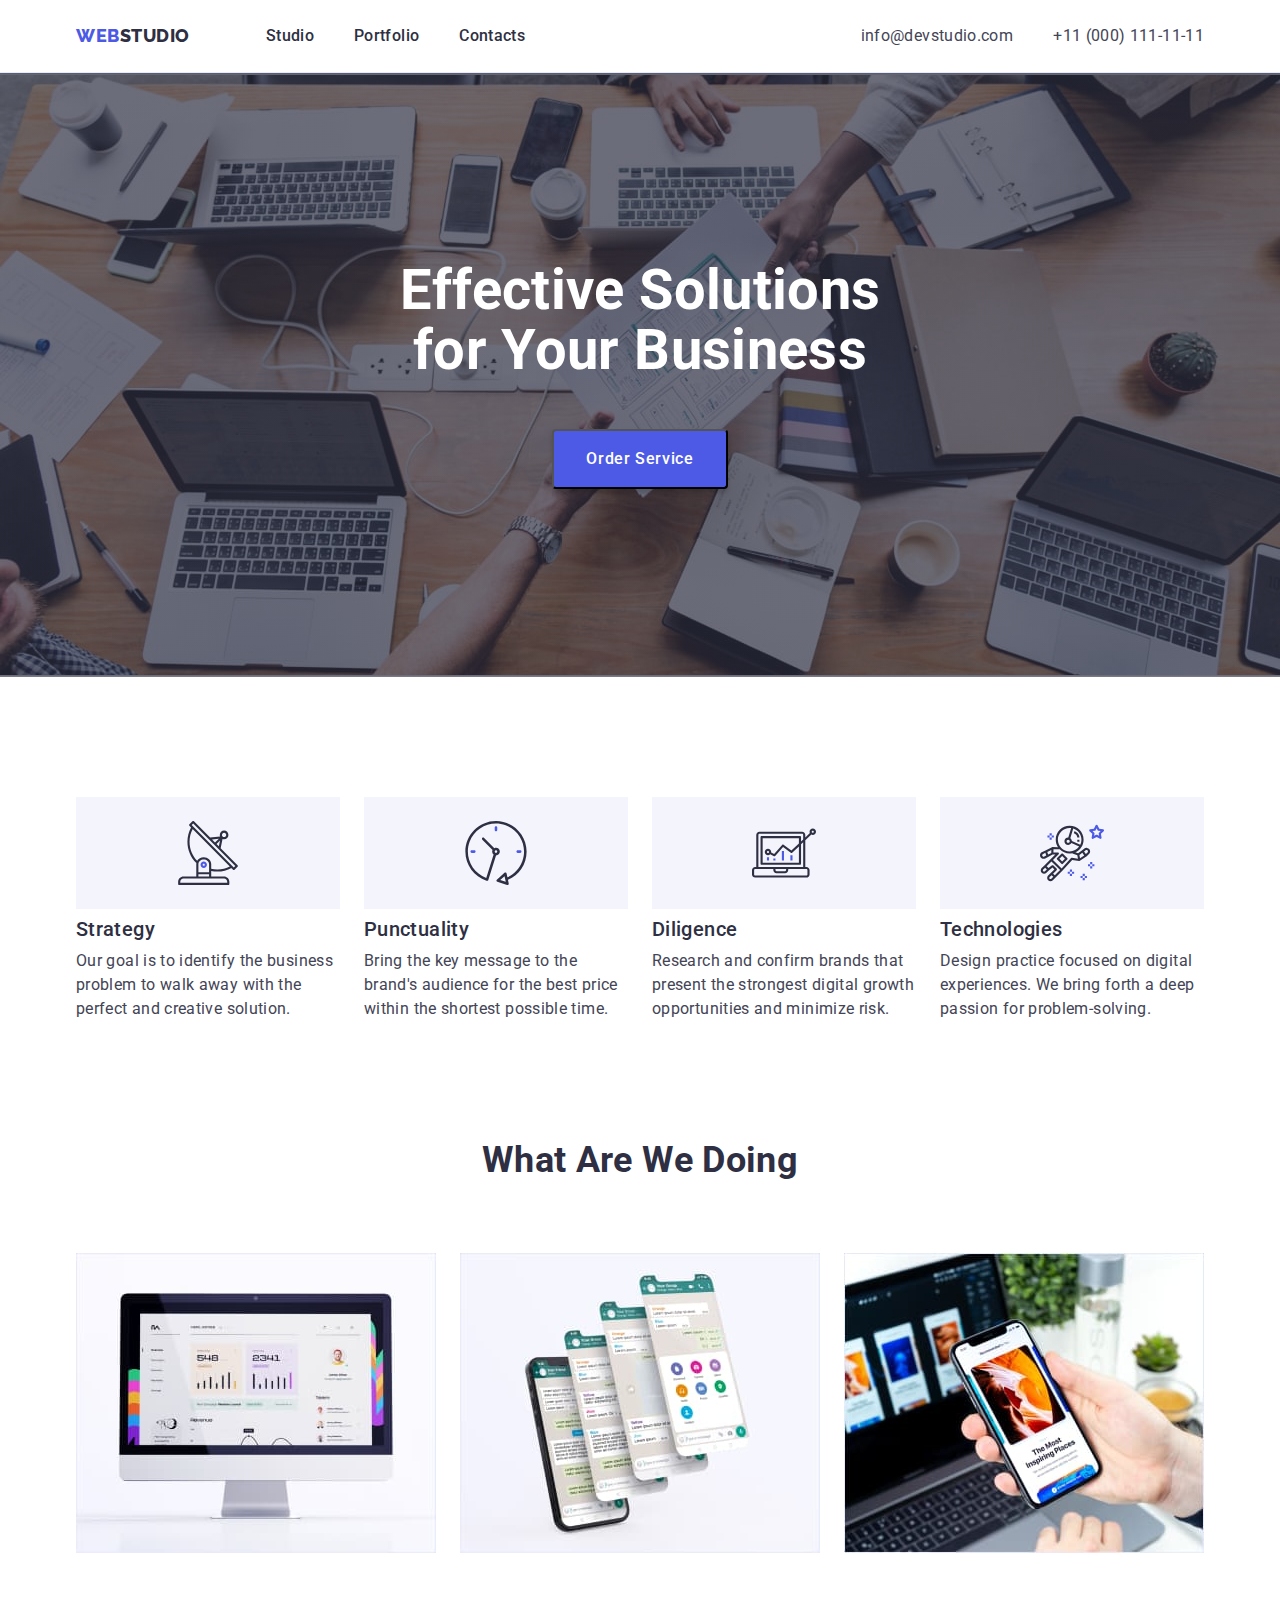
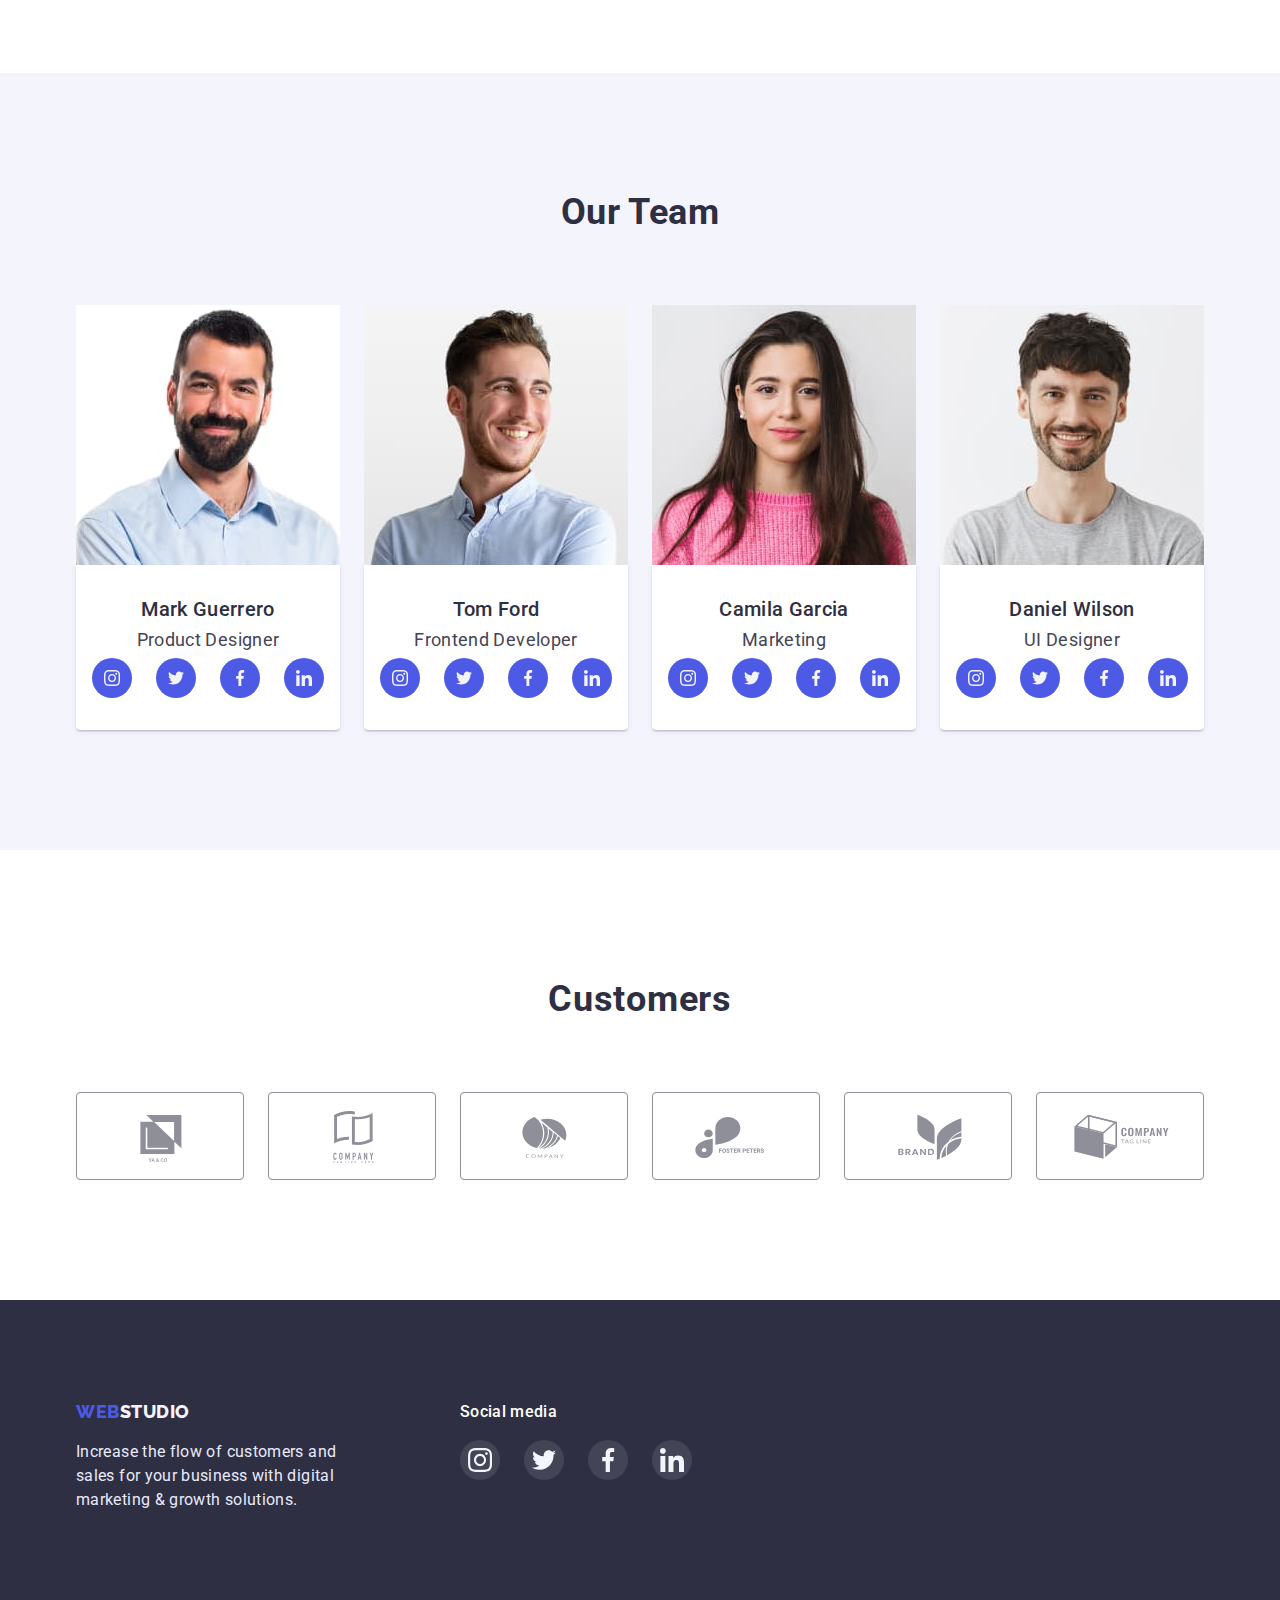
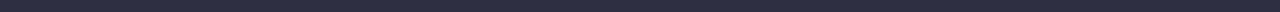
<file: index.html>
<!DOCTYPE html>
<html lang="en">
  <head>
    <meta charset="UTF-8" />
    <meta http-equiv="X-UA-Compatible" content="IE=edge" />
    <meta name="viewport" content="width=device-width, initial-scale=1.0" />
    <title>WebStudio</title>
    <link
      rel="stylesheet"
      href="https://cdnjs.cloudflare.com/ajax/libs/modern-normalize/1.0.0/modern-normalize.min.css"
    />
    <link rel="stylesheet" href="./css/styles.css" />
    <link rel="preconnect" href="https://fonts.googleapis.com" />
    <link rel="preconnect" href="https://fonts.gstatic.com" crossorigin />
    <link
      href="https://fonts.googleapis.com/css2?family=Raleway:wght@800&family=Roboto:wght@400;500;700;900&display=swap"
      rel="stylesheet"
    />
  </head>
  <body>
    <header class="header">
      <div class="container header-container">
        <nav class="header-navigation">
          <a href="./index.html" class="header-link link"
            ><span class="header-link-span">Web</span>Studio</a
          >
          <ul class="header-list list">
            <li class="header-item">
              <a href="./index.html" class="header-item-link text link"
                >Studio</a
              >
            </li>
            <li class="header-item">
              <a href="./portfolio.html" class="header-item-link text link"
                >Portfolio</a
              >
            </li>
            <li class="header-item">
              <a href="" class="header-item-link text link">Contacts</a>
            </li>
          </ul>
        </nav>
        <address class="header-address">
          <ul class="header-address-list list">
            <li class="header-address-list-item">
              <a
                href="mailto:info@devstudio.com"
                class="header-address-list-link text link"
                >info@devstudio.com</a
              >
            </li>
            <li class="header-address-list-item">
              <a
                href="tel:+110001111111"
                class="header-address-list-link text link"
                >+11 (000) 111-11-11</a
              >
            </li>
          </ul>
        </address>
      </div>
    </header>
    <main>
      <!-- Hero section -->
      <section class="hero">
        <div class="container">
          <h1 class="hero-title">Effective Solutions for Your Business</h1>
          <button type="button" class="hero-button">Order Service</button>
        </div>
      </section>
      <!-- /Hero section -->
      <!-- Services section -->
      <section class="services">
        <div class="container services-container">
          <h2 class="visually-hidden">Services Description</h2>
          <ul class="services-list list">
            <li class="services-item">
              <div class="services-icon-link">
                <svg class="services-icon-item">
                  <use href="./images/symbol-defs.svg#icon-strategy"></use>
                </svg>
              </div>
              <h3 class="services-subtitle">Strategy</h3>
              <p class="services-description text">
                Our goal is to identify the business problem to walk away with
                the perfect and creative solution.
              </p>
            </li>
            <li class="services-item">
              <div class="services-icon-link">
                <svg class="services-icon-item">
                  <use href="./images/symbol-defs.svg#icon-punctuality"></use>
                </svg>
              </div>
              <h3 class="services-subtitle">Punctuality</h3>
              <p class="services-description text">
                Bring the key message to the brand's audience for the best price
                within the shortest possible time.
              </p>
            </li>
            <li class="services-item">
              <div class="services-icon-link">
                <svg class="services-icon-item">
                  <use href="./images/symbol-defs.svg#icon-diligence"></use>
                </svg>
              </div>
              <h3 class="services-subtitle">Diligence</h3>
              <p class="services-description text">
                Research and confirm brands that present the strongest digital
                growth opportunities and minimize risk.
              </p>
            </li>
            <li class="services-item">
              <div class="services-icon-link">
                <svg class="services-icon-item">
                  <use href="./images/symbol-defs.svg#icon-technologies"></use>
                </svg>
              </div>
              <h3 class="services-subtitle">Technologies</h3>
              <p class="services-description text">
                Design practice focused on digital experiences. We bring forth a
                deep passion for problem-solving.
              </p>
            </li>
          </ul>
        </div>
      </section>
      <!-- /Services section -->
      <!-- Services pictures section -->
      <section class="gallery">
        <div class="container">
          <h2 class="gallery-title">What are we doing</h2>
          <ul class="gallery-list list gallery-content">
            <li class="gallery-item">
              <img
                src="./images/services-1.jpg"
                alt="Services"
                width="360"
                height="300"
              />
            </li>
            <li class="gallery-item">
              <img
                src="./images/services-2.jpg"
                alt="Services"
                width="360"
                height="300"
              />
            </li>
            <li class="gallery-item">
              <img
                src="./images/services-3.jpg"
                alt="Services"
                width="360"
                height="300"
              />
            </li>
          </ul>
        </div>
      </section>
      <!-- /Services pictures section -->
      <!-- Team section -->
      <section class="team">
        <div class="container team-container">
          <h2 class="team-title">Our Team</h2>
          <ul class="team-list list">
            <li class="team-item">
              <img
                src="./images/team-1.jpg"
                alt="Team"
                width="264"
                height="260"
              />
              <div class="team-content">
                <h3 class="team-subtitle">Mark Guerrero</h3>
                <p class="team-description">Product Designer</p>
                <ul class="team-social-list list">
                  <li class="team-social-item">
                    <a href="" class="team-social-link link">
                      <svg class="team-social-icon">
                        <use
                          href="./images/symbol-defs.svg#icon-instagram"
                        ></use>
                      </svg>
                    </a>
                  </li>
                  <li class="team-social-item">
                    <a href="" class="team-social-link link">
                      <svg class="team-social-icon">
                        <use href="./images/symbol-defs.svg#icon-twitter"></use>
                      </svg>
                    </a>
                  </li>
                  <li class="team-social-item">
                    <a href="" class="team-social-link link">
                      <svg class="team-social-icon">
                        <use
                          href="./images/symbol-defs.svg#icon-facebook"
                        ></use>
                      </svg>
                    </a>
                  </li>
                  <li class="team-social-item">
                    <a href="" class="team-social-link link">
                      <svg class="team-social-icon">
                        <use
                          href="./images/symbol-defs.svg#icon-linkedin"
                        ></use>
                      </svg>
                    </a>
                  </li>
                </ul>
              </div>
            </li>
            <li class="team-item">
              <img
                src="./images/team-2.jpg"
                alt="Team"
                width="264"
                height="260"
              />
              <div class="team-content">
                <h3 class="team-subtitle">Tom Ford</h3>
                <p class="team-description">Frontend Developer</p>
                <ul class="team-social-list list">
                  <li class="team-social-item">
                    <a href="" class="team-social-link link">
                      <svg class="team-social-icon">
                        <use
                          href="./images/symbol-defs.svg#icon-instagram"
                        ></use>
                      </svg>
                    </a>
                  </li>
                  <li class="team-social-item">
                    <a href="" class="team-social-link link">
                      <svg class="team-social-icon">
                        <use href="./images/symbol-defs.svg#icon-twitter"></use>
                      </svg>
                    </a>
                  </li>
                  <li class="team-social-item">
                    <a href="" class="team-social-link link">
                      <svg class="team-social-icon">
                        <use
                          href="./images/symbol-defs.svg#icon-facebook"
                        ></use>
                      </svg>
                    </a>
                  </li>
                  <li class="team-social-item">
                    <a href="" class="team-social-link link">
                      <svg class="team-social-icon">
                        <use
                          href="./images/symbol-defs.svg#icon-linkedin"
                        ></use>
                      </svg>
                    </a>
                  </li>
                </ul>
              </div>
            </li>
            <li class="team-item">
              <img
                src="./images/team-3.jpg"
                alt="Team"
                width="264"
                height="260"
              />
              <div class="team-content">
                <h3 class="team-subtitle">Camila Garcia</h3>
                <p class="team-description">Marketing</p>
                <ul class="team-social-list list">
                  <li class="team-social-item">
                    <a href="" class="team-social-link link">
                      <svg class="team-social-icon">
                        <use
                          href="./images/symbol-defs.svg#icon-instagram"
                        ></use>
                      </svg>
                    </a>
                  </li>
                  <li class="team-social-item">
                    <a href="" class="team-social-link link">
                      <svg class="team-social-icon">
                        <use href="./images/symbol-defs.svg#icon-twitter"></use>
                      </svg>
                    </a>
                  </li>
                  <li class="team-social-item">
                    <a href="" class="team-social-link link">
                      <svg class="team-social-icon">
                        <use
                          href="./images/symbol-defs.svg#icon-facebook"
                        ></use>
                      </svg>
                    </a>
                  </li>
                  <li class="team-social-item">
                    <a href="" class="team-social-link link">
                      <svg class="team-social-icon">
                        <use
                          href="./images/symbol-defs.svg#icon-linkedin"
                        ></use>
                      </svg>
                    </a>
                  </li>
                </ul>
              </div>
            </li>
            <li>
              <img
                src="./images/team-4.jpg"
                alt="Team"
                width="264"
                height="260"
              />
              <div class="team-content">
                <h3 class="team-subtitle">Daniel Wilson</h3>
                <p class="team-description">UI Designer</p>
                <ul class="team-social-list list">
                  <li class="team-social-item">
                    <a href="" class="team-social-link link">
                      <svg class="team-social-icon">
                        <use
                          href="./images/symbol-defs.svg#icon-instagram"
                        ></use>
                      </svg>
                    </a>
                  </li>
                  <li class="team-social-item">
                    <a href="" class="team-social-link link">
                      <svg class="team-social-icon">
                        <use href="./images/symbol-defs.svg#icon-twitter"></use>
                      </svg>
                    </a>
                  </li>
                  <li class="team-social-item">
                    <a href="" class="team-social-link link">
                      <svg class="team-social-icon">
                        <use
                          href="./images/symbol-defs.svg#icon-facebook"
                        ></use>
                      </svg>
                    </a>
                  </li>
                  <li class="team-social-item">
                    <a href="" class="team-social-link link">
                      <svg class="team-social-icon">
                        <use
                          href="./images/symbol-defs.svg#icon-linkedin"
                        ></use>
                      </svg>
                    </a>
                  </li>
                </ul>
              </div>
            </li>
          </ul>
        </div>
      </section>
      <!--Customers section-->
      <section class="customers">
        <div class="container">
          <h2 class="customers-subtitle">Customers</h2>

          <ul class="customers-list list">
            <li class="customers-item">
              <a class="customers-link link" href="">
                <svg class="customers-icon">
                  <use href="./images/symbol-defs.svg#icon-customers-1"></use>
                </svg>
              </a>
            </li>
            <li class="customers-item">
              <a class="customers-link link" href="">
                <svg class="customers-icon">
                  <use href="./images/symbol-defs.svg#icon-customers-2"></use>
                </svg>
              </a>
            </li>
            <li class="customers-item">
              <a class="customers-link link" href="">
                <svg class="customers-icon">
                  <use href="./images/symbol-defs.svg#icon-customers-3"></use>
                </svg>
              </a>
            </li>
            <li class="customers-item">
              <a class="customers-link link" href="">
                <svg class="customers-icon">
                  <use href="./images/symbol-defs.svg#icon-customers-4"></use>
                </svg>
              </a>
            </li>
            <li class="customers-item">
              <a class="customers-link link" href="">
                <svg class="customers-icon">
                  <use href="./images/symbol-defs.svg#icon-customers-5"></use>
                </svg>
              </a>
            </li>
            <li class="customers-item">
              <a class="customers-link link" href="">
                <svg class="customers-icon">
                  <use href="./images/symbol-defs.svg#icon-customers-6"></use>
                </svg>
              </a>
            </li>
          </ul>
        </div>
      </section>
      <!-- /Team section -->
    </main>
    <footer class="footer">
      <div class="container footer-container">
        <div class="footer-main-container">
          <a href="./index.html" class="footer-link link"
            ><span class="header-link-span">Web</span>Studio</a
          >
          <p class="footer-description text">
            Increase the flow of customers and sales for your business with
            digital marketing & growth solutions.
          </p>
        </div>
        <div class="footer-social">
          <h2 class="footer-subtitle">Social media</h2>
          <ul class="footer-social-list list">
            <li class="footer-social-item">
              <a class="footer-social-link link" href="">
                <svg class="footer-social-icon">
                  <use href="./images/symbol-defs.svg#icon-instagram"></use>
                </svg>
              </a>
            </li>
            <li class="footer-social-item">
              <a class="footer-social-link link" href="">
                <svg class="footer-social-icon">
                  <use href="./images/symbol-defs.svg#icon-twitter"></use>
                </svg>
              </a>
            </li>
            <li class="footer-social-item">
              <a class="footer-social-link link" href="">
                <svg class="footer-social-icon">
                  <use href="./images/symbol-defs.svg#icon-facebook"></use>
                </svg>
              </a>
            </li>
            <li class="footer-social-item">
              <a class="footer-social-link link" href="">
                <svg class="footer-social-icon">
                  <use href="./images/symbol-defs.svg#icon-linkedin"></use>
                </svg>
              </a>
            </li>
          </ul>
        </div>
      </div>
    </footer>
  </body>
</html>
</file>
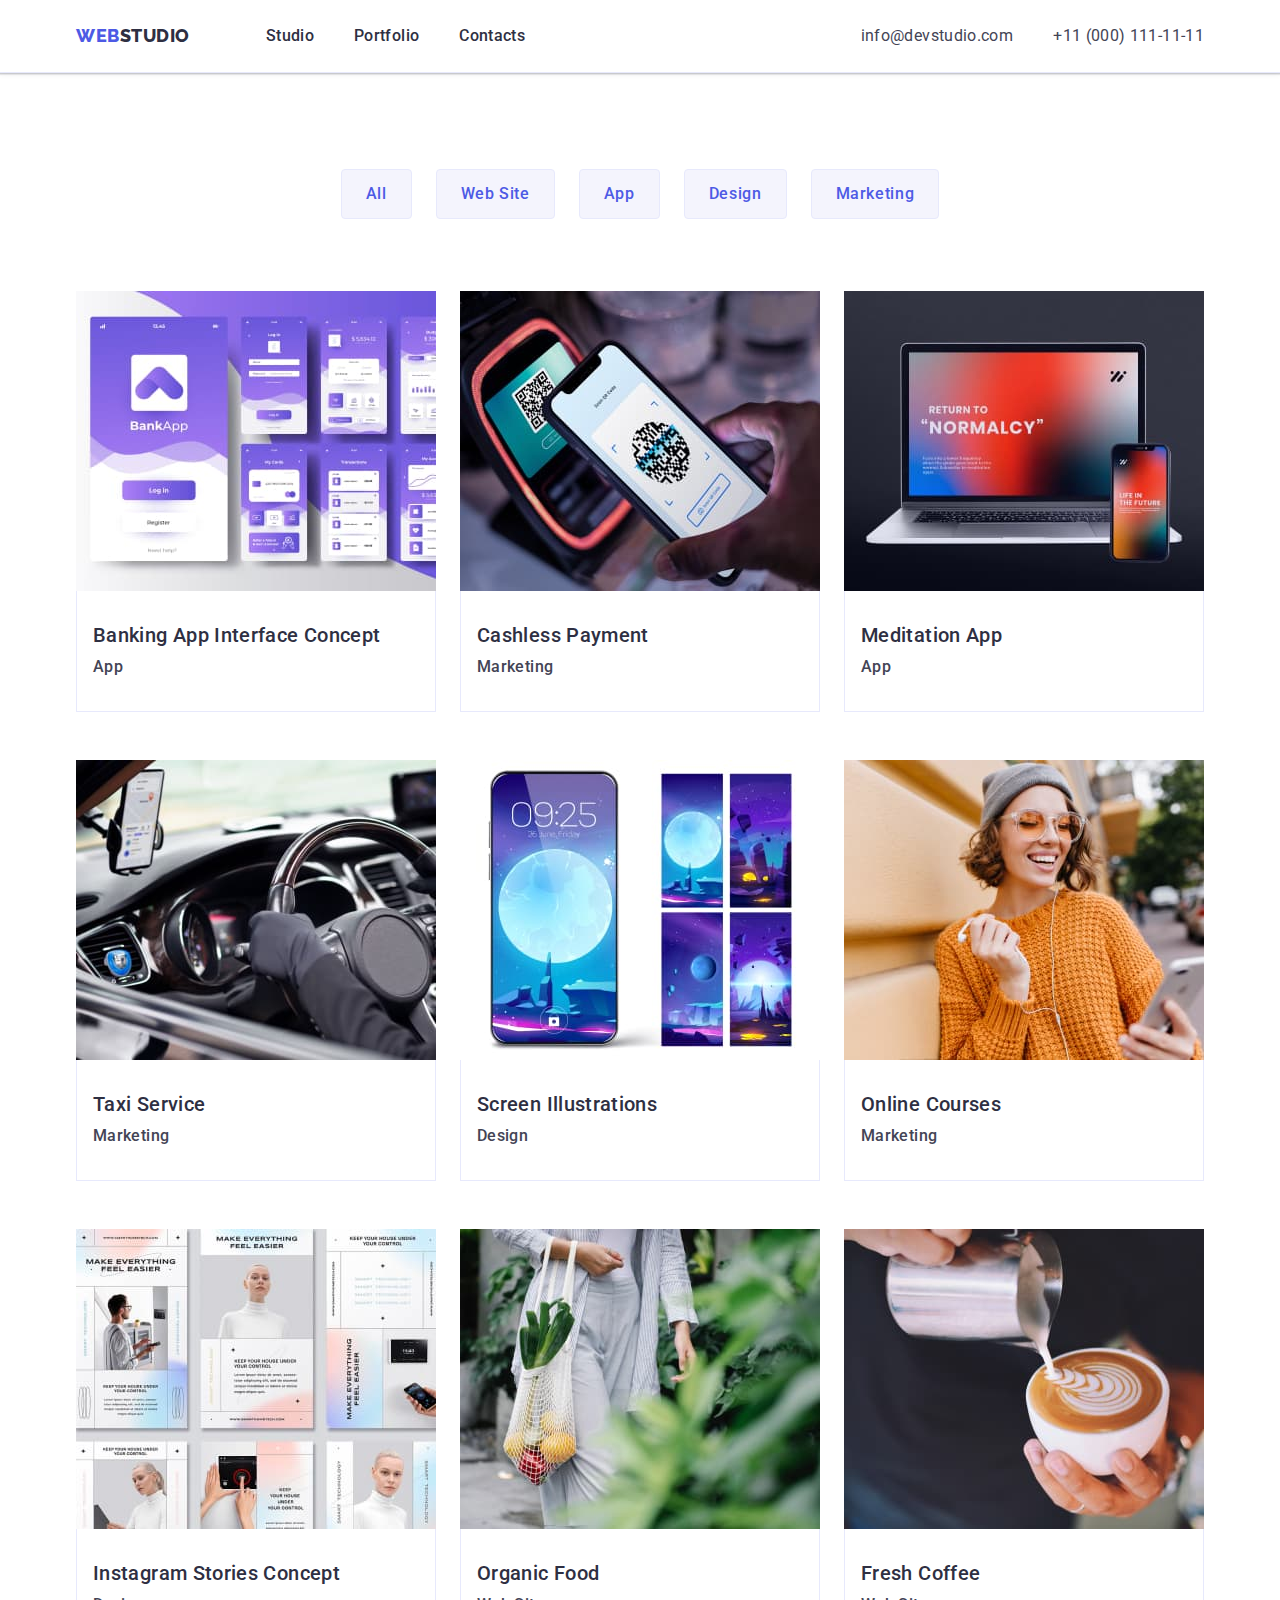
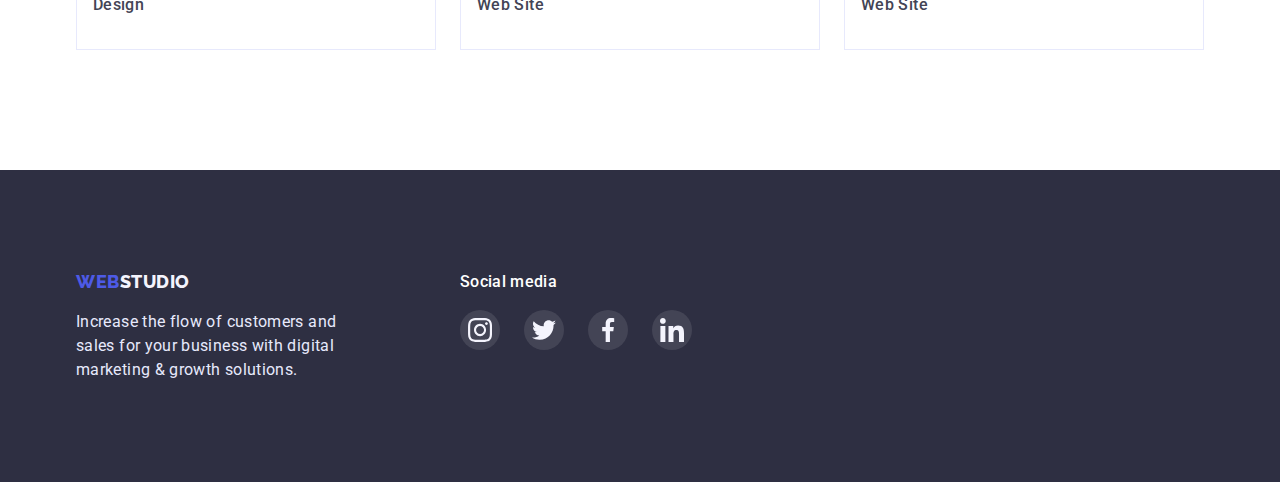
<file: portfolio.html>
<!DOCTYPE html>
<html lang="en">
  <head>
    <meta charset="UTF-8" />
    <meta http-equiv="X-UA-Compatible" content="IE=edge" />
    <meta name="viewport" content="width=device-width, initial-scale=1.0" />
    <title>Portfolio</title>
    <link
      rel="stylesheet"
      href="https://cdnjs.cloudflare.com/ajax/libs/modern-normalize/1.0.0/modern-normalize.min.css"
    />
    <link rel="stylesheet" href="./css/styles.css" />
    <link rel="preconnect" href="https://fonts.googleapis.com" />
    <link rel="preconnect" href="https://fonts.gstatic.com" crossorigin />
    <link
      href="https://fonts.googleapis.com/css2?family=Raleway:wght@800&family=Roboto:wght@400;500;700;900&display=swap"
      rel="stylesheet"
    />
  </head>
  <body>
    <header class="header">
      <div class="container header-container">
        <nav class="header-navigation">
          <a href="./index.html" class="header-link link"
            ><span class="header-link-span">Web</span>Studio</a
          >
          <ul class="header-list list">
            <li class="header-item">
              <a href="./index.html" class="header-item-link text link"
                >Studio</a
              >
            </li>
            <li class="header-item">
              <a href="./portfolio.html" class="header-item-link text link"
                >Portfolio</a
              >
            </li>
            <li class="header-item">
              <a href="" class="header-item-link text link">Contacts</a>
            </li>
          </ul>
        </nav>
        <address class="header-address">
          <ul class="header-address-list list">
            <li class="header-address-list-item">
              <a
                href="mailto:info@devstudio.com"
                class="header-address-list-link text link"
                >info@devstudio.com</a
              >
            </li>
            <li class="header-address-list-item">
              <a
                href="tel:+110001111111"
                class="header-address-list-link text link"
                >+11 (000) 111-11-11</a
              >
            </li>
          </ul>
        </address>
      </div>
    </header>
    <main>
      <!--Portfolio section-->
      <section class="portfolio">
        <div class="container">
          <h1 class="visually-hidden">Navigation</h1>
          <ul class="portfolio-list list button-content">
            <li class="portfolio-item">
              <button type="button" class="portfolio-button">All</button>
            </li>
            <li class="portfolio-item">
              <button type="button" class="portfolio-button">Web Site</button>
            </li>
            <li class="portfolio-item">
              <button type="button" class="portfolio-button">App</button>
            </li>
            <li class="portfolio-item">
              <button type="button" class="portfolio-button">Design</button>
            </li>
            <li class="portfolio-item">
              <button type="button" class="portfolio-button">Marketing</button>
            </li>
          </ul>
          <ul class="portfolio-pictures-list list">
            <li class="portfolio-pictures-item">
              <a class="portfolio-pictures-link link" href="">
                <img
                  src="./images/portfolio-images/portfolio-1.jpg"
                  alt="portfolio example"
                  width="360"
                  height="300"
                />
                <div class="portfolio-content">
                  <h2 class="portfolio-title">Banking App Interface Concept</h2>
                  <p class="portfolio-description text">App</p>
                </div>
              </a>
            </li>
            <li class="portfolio-pictures-item">
              <a class="portfolio-pictures-link link" href="">
                <img
                  src="./images/portfolio-images/portfolio-2.jpg"
                  alt="portfolio example"
                  width="360"
                  height="300"
                />
                <div class="portfolio-content">
                  <h2 class="portfolio-title">Cashless Payment</h2>
                  <p class="portfolio-description text">Marketing</p>
                </div>
              </a>
            </li>
            <li class="portfolio-pictures-item">
              <a class="portfolio-pictures-link link" href="">
                <img
                  src="./images/portfolio-images/portfolio-3.jpg"
                  alt="portfolio example"
                  width="360"
                  height="300"
                />
                <div class="portfolio-content">
                  <h2 class="portfolio-title">Meditation App</h2>
                  <p class="portfolio-description text">App</p>
                </div>
              </a>
            </li>
            <li class="portfolio-pictures-item">
              <a class="portfolio-pictures-link link" href="">
                <img
                  src="./images/portfolio-images/portfolio-4.jpg"
                  alt="portfolio example"
                  width="360"
                  height="300"
                />
                <div class="portfolio-content">
                  <h2 class="portfolio-title">Taxi Service</h2>
                  <p class="portfolio-description text">Marketing</p>
                </div>
              </a>
            </li>
            <li class="portfolio-pictures-item">
              <a class="portfolio-pictures-link link" href="">
                <img
                  src="./images/portfolio-images/portfolio-5.jpg"
                  alt="portfolio example"
                  width="360"
                  height="300"
                />
                <div class="portfolio-content">
                  <h2 class="portfolio-title">Screen Illustrations</h2>
                  <p class="portfolio-description text">Design</p>
                </div>
              </a>
            </li>
            <li class="portfolio-pictures-item">
              <a class="portfolio-pictures-link link" href="">
                <img
                  src="./images/portfolio-images/portfolio-6.jpg"
                  alt="portfolio example"
                  width="360"
                  height="300"
                />
                <div class="portfolio-content">
                  <h2 class="portfolio-title">Online Courses</h2>
                  <p class="portfolio-description text">Marketing</p>
                </div>
              </a>
            </li>
            <li class="portfolio-pictures-item">
              <a class="portfolio-pictures-link link" href="">
                <img
                  src="./images/portfolio-images/portfolio-7.jpg"
                  alt="portfolio example"
                  width="360"
                  height="300"
                />
                <div class="portfolio-content">
                  <h2 class="portfolio-title">Instagram Stories Concept</h2>
                  <p class="portfolio-description text">Design</p>
                </div>
              </a>
            </li>
            <li class="portfolio-pictures-item">
              <a class="portfolio-pictures-link link" href="">
                <img
                  src="./images/portfolio-images/portfolio-8.jpg"
                  alt="portfolio example"
                  width="360"
                  height="300"
                />
                <div class="portfolio-content">
                  <h2 class="portfolio-title">Organic Food</h2>
                  <p class="portfolio-description text">Web Site</p>
                </div>
              </a>
            </li>
            <li class="portfolio-pictures-item">
              <a class="portfolio-pictures-link link" href="">
                <img
                  src="./images/portfolio-images/portfolio-9.jpg"
                  alt="portfolio example"
                  width="360"
                  height="300"
                />
                <div class="portfolio-content">
                  <h2 class="portfolio-title">Fresh Coffee</h2>
                  <p class="portfolio-description text">Web Site</p>
                </div>
              </a>
            </li>
          </ul>
        </div>
      </section>
      <!--/Portfolio section-->
    </main>
    <footer class="footer">
      <div class="container footer-container">
        <div class="footer-main-container">
          <a href="./index.html" class="footer-link link"
            ><span class="header-link-span">Web</span>Studio</a
          >
          <p class="footer-description text">
            Increase the flow of customers and sales for your business with
            digital marketing & growth solutions.
          </p>
        </div>
        <div class="footer-social">
          <h2 class="footer-subtitle">Social media</h2>
          <ul class="footer-social-list list">
            <li class="footer-social-item">
              <a class="footer-social-link link" href="">
                <svg class="footer-social-icon">
                  <use href="./images/symbol-defs.svg#icon-instagram"></use>
                </svg>
              </a>
            </li>
            <li class="footer-social-item">
              <a class="footer-social-link link" href="">
                <svg class="footer-social-icon">
                  <use href="./images/symbol-defs.svg#icon-twitter"></use>
                </svg>
              </a>
            </li>
            <li class="footer-social-item">
              <a class="footer-social-link link" href="">
                <svg class="footer-social-icon">
                  <use href="./images/symbol-defs.svg#icon-facebook"></use>
                </svg>
              </a>
            </li>
            <li class="footer-social-item">
              <a class="footer-social-link link" href="">
                <svg class="footer-social-icon">
                  <use href="./images/symbol-defs.svg#icon-linkedin"></use>
                </svg>
              </a>
            </li>
          </ul>
        </div>
      </div>
    </footer>
  </body>
</html>
</file>
<file: css/styles.css>
:root {
  --secondary-text-font: "Raleway", sans-serif;
  --secondary-title-color: #ffffff;
  --text-color: #434455;
}
h1,
h2,
h3,
h4,
h5,
h6 {
  margin: 0;
}
p {
  margin: 0;
}
ul {
  padding: 0;
  margin: 0;
}
img {
  display: block;
  max-width: 100%;
  height: auto;
}
body {
  font-family: "Roboto", sans-serif;
  color: #2e2f42;
  line-height: 1.2;
  letter-spacing: 0.02em;
  font-size: 18px;
  font-weight: 500;
}
.container {
  width: 1158px;
  padding: 0 15px;
  margin: 0 auto;
}
.visually-hidden {
  position: absolute;
  width: 1px;
  height: 1px;
  margin: -1px;
  border: 0;
  padding: 0;
  white-space: nowrap;
  clip-path: inset(100%);
  clip: rect(0 0 0 0);
  overflow: hidden;
}
.link {
  text-decoration: none;
}
.list {
  list-style: none;
}
.text {
  font-size: 16px;
  line-height: 1.5;
}
/*---------------header---------------*/
.header {
  border-bottom: 1px solid #e7e9fc;
  box-shadow: 0px 2px 1px rgba(46, 47, 66, 0.08),
    0px 1px 1px rgba(46, 47, 66, 0.16), 0px 1px 6px rgba(46, 47, 66, 0.08);
}
.header-navigation {
  display: flex;
  align-items: center;
}
.header-container {
  display: flex;
  align-items: center;
}
.header-link {
  font-family: var(--secondary-text-font);
  font-weight: 800;
  line-height: 1.33;
  display: flex;
  align-items: center;
  letter-spacing: 0.03em;
  text-transform: uppercase;
  color: #2e2f42;
  padding: 24px 0;
  margin-right: 76px;
}
.header-link-span {
  color: #4d5ae5;
}
.header-list {
  display: flex;
  gap: 40px;
}
.header-item {
}
.header-item-link {
  color: #2e2f42;
}
.header-item-link:hover,
.header-item-link:focus {
  color: #404bbf;
}
.header-address {
  margin-left: auto;
}
.header-address-list {
  display: flex;
  align-items: center;
  gap: 40px;
}
.header-address-list-item {
}
.header-address-list-link {
  font-style: normal;
  font-weight: 400;
  color: var(--text-color);
}
.header-address-list-link:hover,
.header-address-list-link:focus {
  color: #404bbf;
}
/*---------------hero---------------*/
.hero {
  background-image: linear-gradient(
      rgba(46, 47, 66, 0.7),
      rgba(46, 47, 66, 0.7)
    ),
    url(../images/hero-bg.jpg);
  background-repeat: no-repeat;
  background-position: center;
  background-size: 1440px;
  padding: 188px 0;
}
.hero-title {
  font-size: 56px;
  line-height: 1.07;
  text-align: center;
  color: var(--secondary-title-color);
  margin-bottom: 48px;
  width: 496px;
  margin-left: auto;
  margin-right: auto;
}
.hero-button {
  font-family: inherit;
  font-weight: 500;
  font-size: 16px;
  line-height: 1.5;
  letter-spacing: 0.04em;
  color: var(--secondary-title-color);
  cursor: pointer;
  background: #4d5ae5;
  display: block;
  margin: auto;
  box-shadow: 0px 4px 4px rgba(0, 0, 0, 0.15);
  border-radius: 4px;
  padding: 16px 32px;
  gap: 10px;
}
.hero-button:hover,
.hero-button:focus {
  background: #404bbf;
}
/*---------------services---------------*/
.services {
  padding-top: 120px;
}
.services-container {
}
.services-icon-link {
  display: flex;
  justify-content: center;
  align-items: center;
  height: 112px;
  background-color: #f4f4fd;
  margin-bottom: 8px;
}
.services-icon-item {
  width: 64px;
  height: 64px;
}
.services-list {
  display: flex;
  flex-grow: 1;
  gap: 24px;
}
.services-item {
  width: calc((100% - 72px) / 4);
}
.services-subtitle {
  font-size: 20px;
  margin-bottom: 8px;
  font-weight: 500;
}
.services-description {
  color: var(--text-color);
  font-weight: 400;
}
/*---------------gallery---------------*/
.gallery {
  padding: 120px 0;
}
.gallery-content {
  display: flex;
  flex-wrap: wrap;
  gap: 24px;
}
.gallery-title {
  font-size: 36px;
  line-height: 1.11;
  text-align: center;
  text-transform: capitalize;
  margin-bottom: 72px;
}
.gallery-list {
}
.gallery-item {
}
/*---------------team---------------*/
.team {
  background: #f4f4fd;
  padding: 120px 0;
}
.team-container {
}
.team-title {
  font-size: 36px;
  line-height: 1.11;
  text-align: center;
  text-transform: capitalize;
  margin-bottom: 72px;
}
.team-list {
  display: flex;
  flex-wrap: wrap;
  gap: 24px;
}
.team-item {
}
.team-content {
  background: #ffffff;
  box-shadow: 0px 1px 6px rgba(46, 47, 66, 0.08),
    0px 1px 1px rgba(46, 47, 66, 0.16), 0px 2px 1px rgba(46, 47, 66, 0.08);
  border-radius: 0px 0px 4px 4px;
  padding: 32px 16px;
}
.team-subtitle {
  font-size: 20px;
  text-align: center;
  margin-bottom: 8px;
  font-weight: 500;
}
.team-description {
  font-weight: 400;
  text-align: center;
  color: var(--text-color);
  margin-bottom: 8px;
}
.team-social-list {
  display: flex;
  gap: 24px;
  justify-content: center;
}
.team-social-item {
}
.team-social-link {
  display: flex;
  justify-content: center;
  align-items: center;
  width: 40px;
  height: 40px;
  border-radius: 50%;
  background-color: #4d5ae5;
}
.team-social-link:is(:hover, :focus) {
  background-color: #404bbf;
}
.team-social-icon {
  width: 16px;
  height: 16px;
}
/*---------------customers---------------*/
.customers {
  padding: 130px 0 120px;
}
.customers-subtitle {
  font-size: 36px;
  line-height: 1.11;
  text-align: center;
  letter-spacing: 0.02em;
  text-transform: capitalize;
  margin-bottom: 72px;
}
.customers-list {
  display: flex;
  gap: 24px;
  justify-content: center;
  align-items: center;
}
.customers-item {
}
.customers-item:focus {
  border: 1px solid #404bbf;
  border-radius: 4px;
}

.customers-link {
  display: flex;
  align-items: center;
  justify-content: center;
  border: 1px solid #8e8f99;
  border-radius: 4px;
  width: 168px;
  height: 88px;
  color: #8e8f99;
}
.customers-link:is(:hover, :focus) {
  color: #404bbf;
  border-color: #404bbf;
}
.customers-icon {
  width: 104px;
  height: 56px;
  fill: currentColor;
}
/*---------------footer---------------*/
.footer {
  background: #2e2f42;
  padding: 100px 0;
}
.footer-container {
  display: flex;
}
.footer-main-container {
  margin-right: 120px;
}
.footer-link {
  font-family: var(--secondary-text-font);
  font-weight: 800;
  line-height: 1.33;
  display: flex;
  align-items: center;
  letter-spacing: 0.03em;
  text-transform: uppercase;
  color: #f4f4fd;
  margin-bottom: 16px;
}
.footer-description {
  color: #e7e9fc;
  font-weight: 400;
  max-width: 264px;
}
.footer-social {
}
.footer-subtitle {
  font-weight: 500;
  font-size: 16px;
  line-height: 1.5;
  letter-spacing: 0.02em;
  color: var(--secondary-title-color);
  margin-bottom: 16px;
}
.footer-social-list {
  display: flex;
  gap: 24px;
  align-items: center;
}
.footer-social-item {
}
.footer-social-item:focus {
  background-color: #31d0aa;
}
.footer-social-link {
  display: flex;
  justify-content: center;
  align-items: center;
  width: 40px;
  height: 40px;
  border-radius: 50%;
  background-color: rgba(255, 255, 255, 0.1);
  color: #f4f4fd;
}
.footer-social-icon {
  width: 24px;
  height: 24px;
}

/*---------------portfolio---------------*/
.portfolio {
  padding-top: 96px;
  padding-bottom: 120px;
}
.portfolio-list {
  display: flex;
  justify-content: center;
  gap: 24px;
  margin-bottom: 72px;
}
.portfolio-item {
}
.portfolio-button {
  font-family: inherit;
  font-weight: 500;
  font-size: 16px;
  line-height: 1.5;
  letter-spacing: 0.04em;
  color: #4d5ae5;
  cursor: pointer;
  background: #f4f4fd;
  padding: 12px 24px;
  border: 1px solid #e7e9fc;
  border-radius: 4px;
}
.portfolio-button:hover,
.portfolio-button:focus {
  color: #ffffff;
  background: #404bbf;
  border-color: #404bbf;
  box-shadow: 0px 3px 1px rgba(0, 0, 0, 0.1), 0px 2px 1px rgba(0, 0, 0, 0.08),
    0px 2px 2px rgba(0, 0, 0, 0.12);
}
.portfolio-content {
  background: #ffffff;
  border: 1px solid #e7e9fc;
  border-top: none;
  padding: 32px 16px;
}
.portfolio-content:is(:hover, :focus) {
  box-shadow: 0px 1px 6px rgba(46, 47, 66, 0.08),
    0px 1px 1px rgba(46, 47, 66, 0.16), 0px 2px 1px rgba(46, 47, 66, 0.08);
}
.portfolio-pictures-list {
  display: flex;
  flex-wrap: wrap;
  gap: 48px 24px;
}
.portfolio-pictures-link {
}
.portfolio-pictures-link:hover {
  box-shadow: 0px 1px 6px rgba(46, 47, 66, 0.08),
    0px 1px 1px rgba(46, 47, 66, 0.16), 0px 2px 1px rgba(46, 47, 66, 0.08);
}
.portfolio-pictures-item {
}
.portfolio-title {
  font-size: 20px;
  font-weight: 500;
  margin-bottom: 8px;
  color: #2e2f42;
}
.portfolio-description {
  color: var(--text-color);
}
</file>
